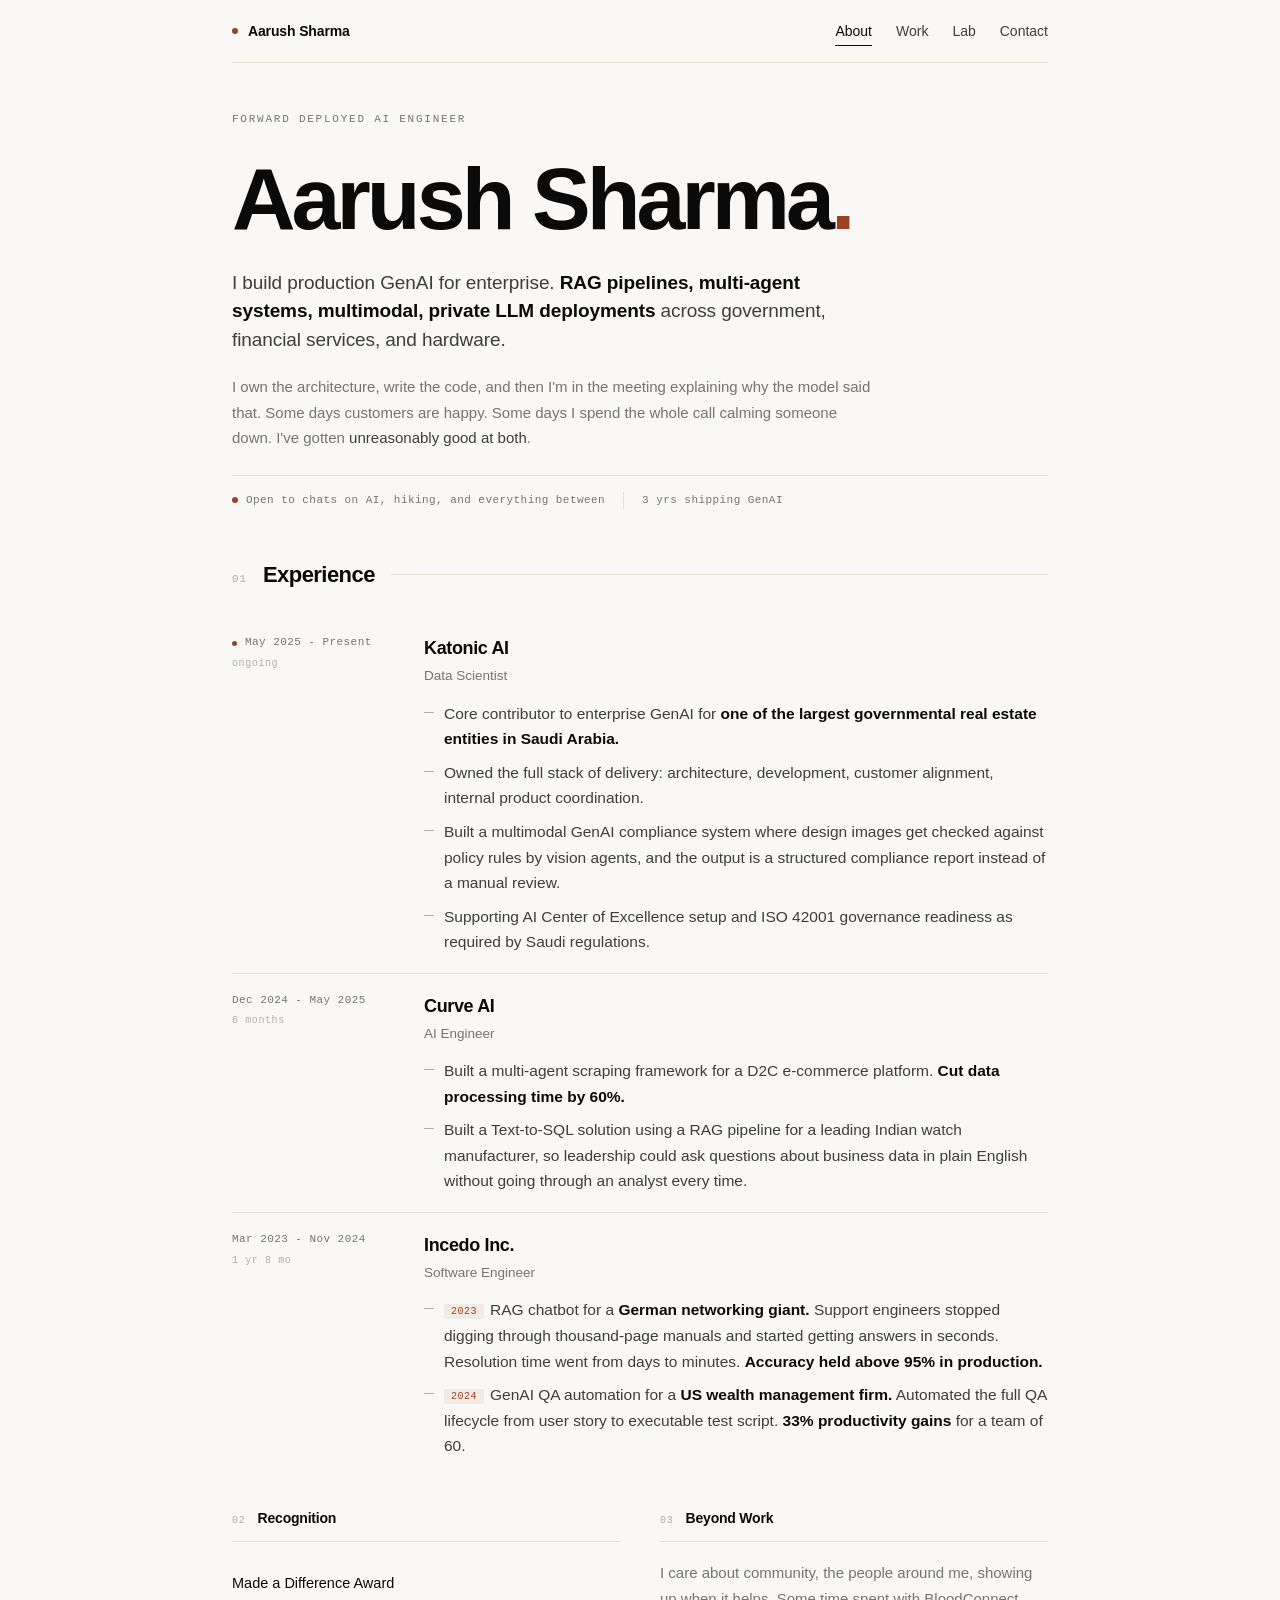
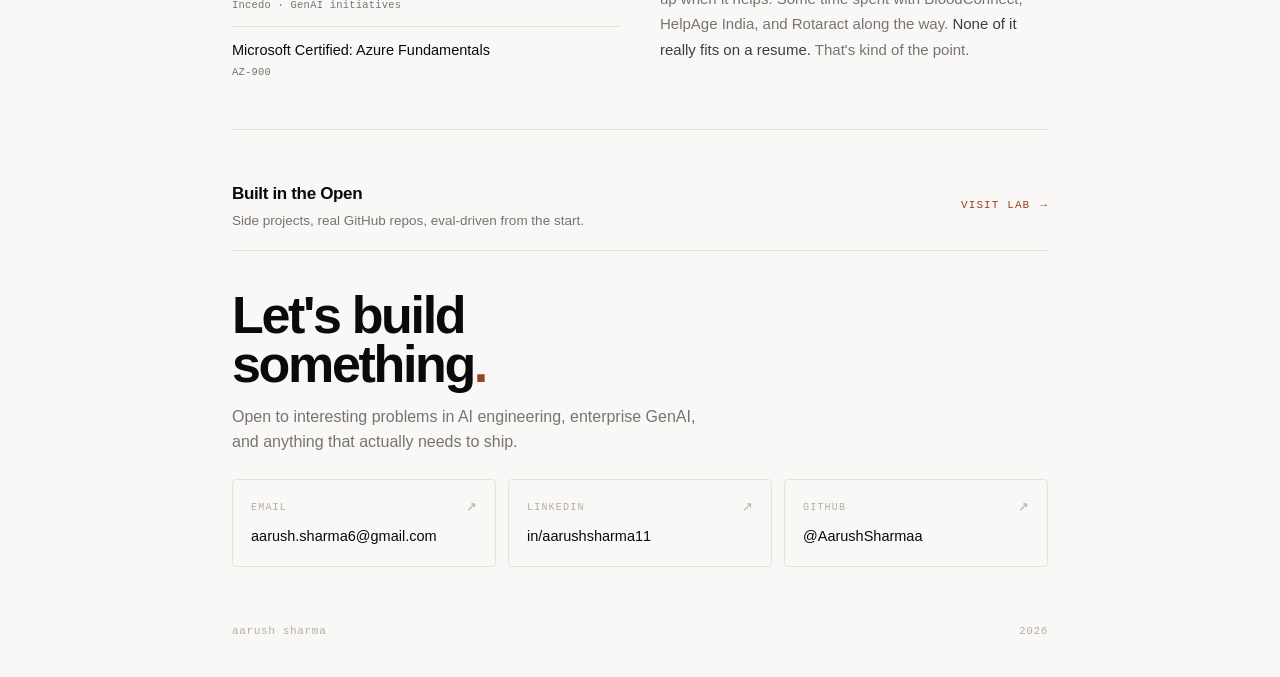
<file: index.html>
<!DOCTYPE html>
<html lang="en">
<head>
  <meta charset="UTF-8">
  <meta name="viewport" content="width=device-width, initial-scale=1.0">
  <title>Aarush Sharma - AI Engineer</title>
  <link rel="stylesheet" href="styles.css">
  <meta name="description" content="Aarush Sharma. Forward Deployed AI Engineer building production GenAI systems across enterprise clients.">
  <meta property="og:title" content="Aarush Sharma - AI Engineer">
  <meta property="og:description" content="I build GenAI systems that actually ship. RAG pipelines, multi-agent architectures, multimodal AI, and private LLM deployments across enterprise and government clients.">
  <meta property="og:type" content="website">
  <meta property="og:url" content="https://aarushsharmaa.github.io/aarush-sharma/">
  <meta name="twitter:card" content="summary">
  <meta name="twitter:title" content="Aarush Sharma - AI Engineer">
  <meta name="twitter:description" content="I build GenAI systems that actually ship. RAG pipelines, multi-agent architectures, multimodal AI, and private LLM deployments across enterprise and government clients.">
</head>
<body>

<div class="container">

  <nav class="nav">
    <a href="index.html" class="nav-brand">Aarush Sharma</a>
    <ul>
      <li><a href="index.html" class="nav-link active">About</a></li>
      <li><a href="work.html" class="nav-link">Work</a></li>
      <li><a href="projects.html" class="nav-link">Lab</a></li>
      <li><a href="#contact" class="nav-link">Contact</a></li>
    </ul>
  </nav>

  <section class="hero">
    <div class="eyebrow">Forward Deployed AI Engineer</div>
    <h1>Aarush Sharma<span class="dot">.</span></h1>
    <div class="hero-body-grid">
      <p class="hero-lead">I build production GenAI for enterprise. <strong>RAG pipelines, multi-agent systems, multimodal, private LLM deployments</strong> across government, financial services, and hardware.</p>
      <p class="hero-sub">I own the architecture, write the code, and then I'm in the meeting explaining why the model said that. Some days customers are happy. Some days I spend the whole call calming someone down. I've gotten <strong>unreasonably good at both</strong>.</p>
    </div>
    <div class="meta-strip">
      <span class="item"><span class="dot-live"></span>Open to chats on AI, hiking, and everything between</span>
      <span class="item">3 yrs shipping GenAI</span>
    </div>
  </section>

  <section class="section">
    <div class="section-head">
      <span class="section-num">01</span>
      <span class="section-title">Experience</span>
      <span class="section-rule"></span>
    </div>

    <div class="exp-item">
      <div class="exp-meta">
        <span class="exp-date"><span class="dot-live"></span>May 2025 - Present</span>
        <span class="exp-elapsed">ongoing</span>
      </div>
      <div class="exp-content">
        <div class="exp-title">Katonic AI</div>
        <div class="exp-role">Data Scientist</div>
        <ul class="bullets">
          <li>Core contributor to enterprise GenAI for <strong>one of the largest governmental real estate entities in Saudi Arabia.</strong></li>
          <li>Owned the full stack of delivery: architecture, development, customer alignment, internal product coordination.</li>
          <li>Built a multimodal GenAI compliance system where design images get checked against policy rules by vision agents, and the output is a structured compliance report instead of a manual review.</li>
          <li>Supporting AI Center of Excellence setup and ISO 42001 governance readiness as required by Saudi regulations.</li>
        </ul>
      </div>
    </div>

    <div class="exp-item">
      <div class="exp-meta">
        <span class="exp-date">Dec 2024 - May 2025</span>
        <span class="exp-elapsed">6 months</span>
      </div>
      <div class="exp-content">
        <div class="exp-title">Curve AI</div>
        <div class="exp-role">AI Engineer</div>
        <ul class="bullets">
          <li>Built a multi-agent scraping framework for a D2C e-commerce platform. <strong>Cut data processing time by 60%.</strong></li>
          <li>Built a Text-to-SQL solution using a RAG pipeline for a leading Indian watch manufacturer, so leadership could ask questions about business data in plain English without going through an analyst every time.</li>
        </ul>
      </div>
    </div>

    <div class="exp-item">
      <div class="exp-meta">
        <span class="exp-date">Mar 2023 - Nov 2024</span>
        <span class="exp-elapsed">1 yr 8 mo</span>
      </div>
      <div class="exp-content">
        <div class="exp-title">Incedo Inc.</div>
        <div class="exp-role">Software Engineer</div>
        <ul class="bullets">
          <li><span class="yr">2023</span>RAG chatbot for a <strong>German networking giant.</strong> Support engineers stopped digging through thousand-page manuals and started getting answers in seconds. Resolution time went from days to minutes. <strong>Accuracy held above 95% in production.</strong></li>
          <li><span class="yr">2024</span>GenAI QA automation for a <strong>US wealth management firm.</strong> Automated the full QA lifecycle from user story to executable test script. <strong>33% productivity gains</strong> for a team of 60.</li>
        </ul>
      </div>
    </div>
  </section>

  <section class="split">
    <div class="split-col">
      <div class="sub-head">
        <span class="sub-num">02</span>
        <span class="sub-title">Recognition</span>
      </div>
      <div class="rec-line">
        <span class="rec-name">Made a Difference Award</span>
        <span class="rec-note">Incedo · GenAI initiatives</span>
      </div>
      <div class="rec-line">
        <span class="rec-name">Microsoft Certified: Azure Fundamentals</span>
        <span class="rec-note">AZ-900</span>
      </div>
    </div>
    <div class="split-col">
      <div class="sub-head">
        <span class="sub-num">03</span>
        <span class="sub-title">Beyond Work</span>
      </div>
      <p class="beyond">I care about community, the people around me, showing up when it helps. Some time spent with BloodConnect, HelpAge India, and Rotaract along the way. <strong>None of it really fits on a resume.</strong> That's kind of the point.</p>
    </div>
  </section>

  <div class="outro" id="contact">
    <a href="projects.html" class="lab-row">
      <div class="lab-row-text">
        <h3>Built in the Open</h3>
        <p>Side projects, real GitHub repos, eval-driven from the start.</p>
      </div>
      <span class="lab-row-cta">Visit Lab <span class="arrow">→</span></span>
    </a>

    <section class="contact">
      <h2>Let's build<br>something<span class="dot">.</span></h2>
      <p class="contact-sub">Open to interesting problems in AI engineering, enterprise GenAI, and anything that actually needs to ship.</p>
      <div class="contact-links">
        <a href="mailto:aarush.sharma6@gmail.com" class="clink">
          <div class="clink-row">
            <span class="clink-label">Email</span>
            <span class="clink-arrow">↗</span>
          </div>
          <span class="clink-value">aarush.sharma6@gmail.com</span>
        </a>
        <a href="https://linkedin.com/in/aarushsharma11" target="_blank" rel="noopener" class="clink">
          <div class="clink-row">
            <span class="clink-label">LinkedIn</span>
            <span class="clink-arrow">↗</span>
          </div>
          <span class="clink-value">in/aarushsharma11</span>
        </a>
        <a href="https://github.com/AarushSharmaa" target="_blank" rel="noopener" class="clink">
          <div class="clink-row">
            <span class="clink-label">GitHub</span>
            <span class="clink-arrow">↗</span>
          </div>
          <span class="clink-value">@AarushSharmaa</span>
        </a>
      </div>
    </section>
  </div>

  <footer class="footer">
    <span>aarush sharma</span>
    <span>2026</span>
  </footer>

</div>

</body>
</html>
</file>
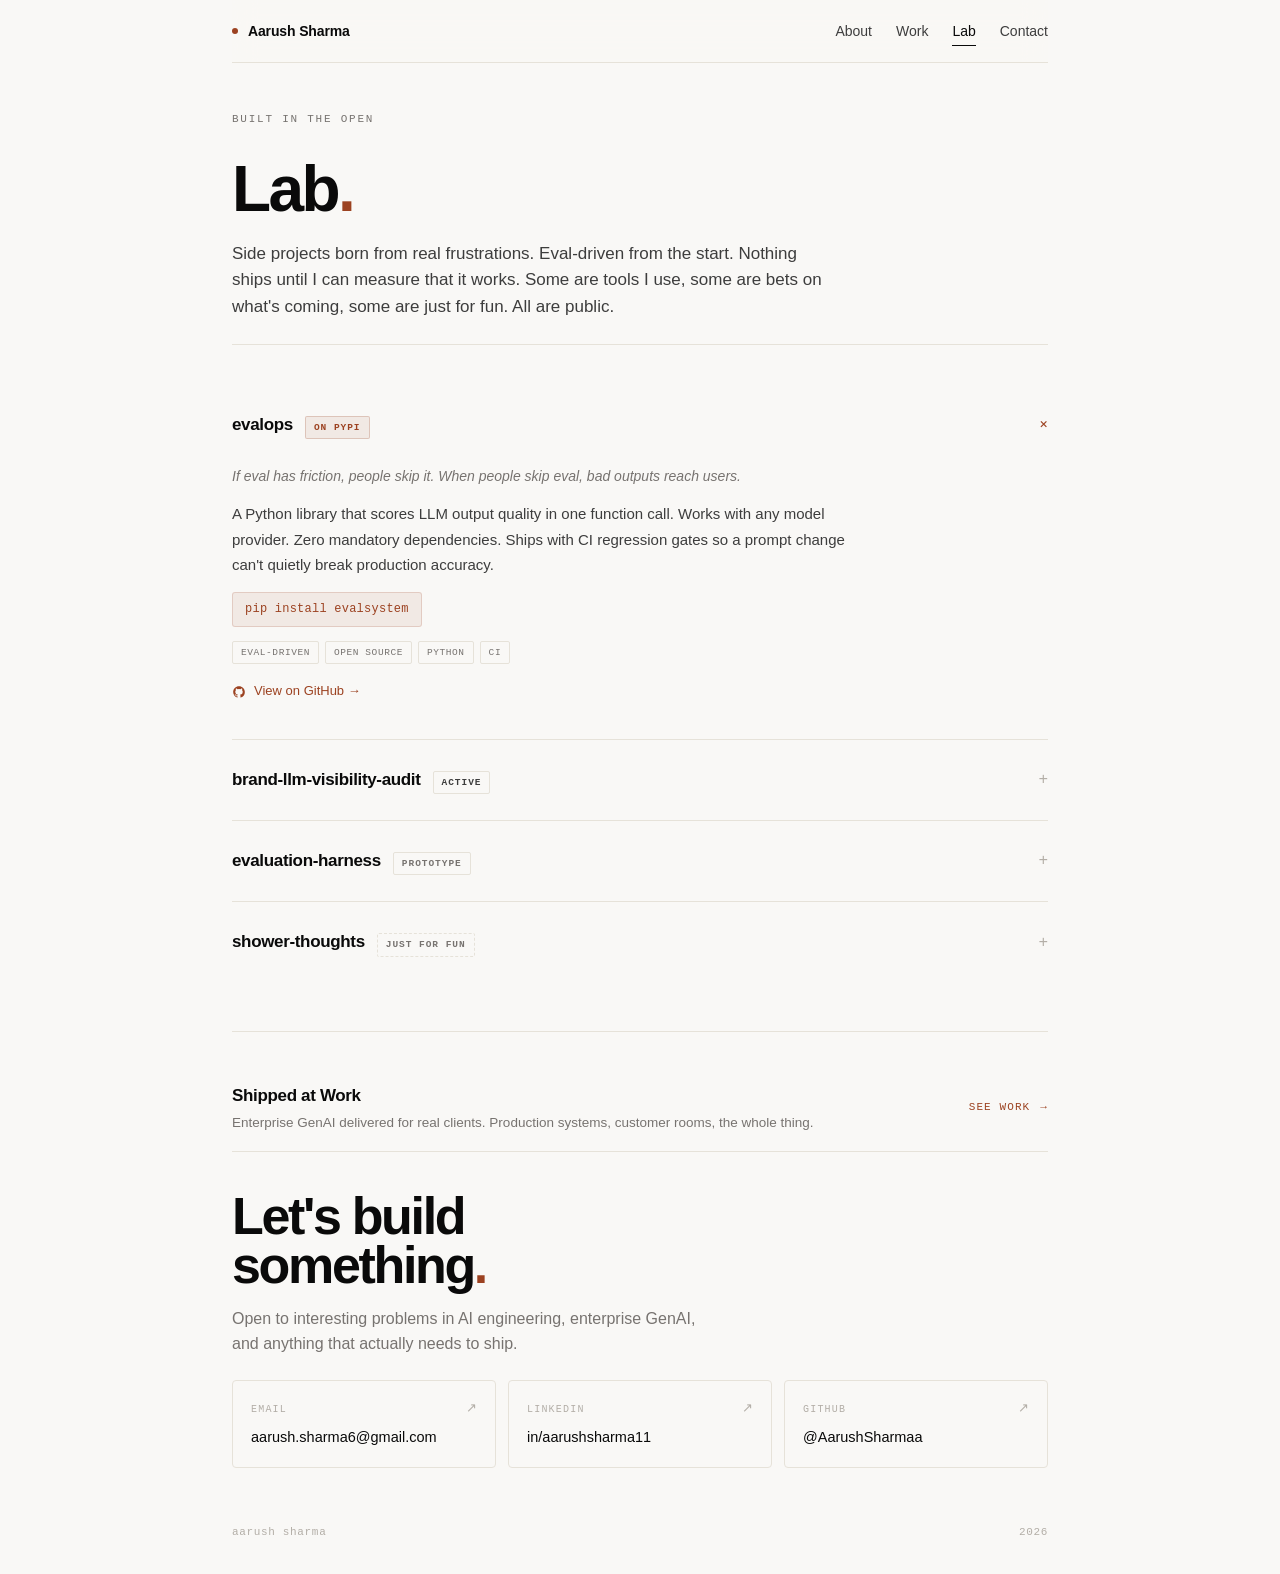
<file: projects.html>
<!DOCTYPE html>
<html lang="en">
<head>
  <meta charset="UTF-8">
  <meta name="viewport" content="width=device-width, initial-scale=1.0">
  <title>Lab - Aarush Sharma</title>
  <link rel="stylesheet" href="styles.css">
  <meta name="description" content="Side projects by Aarush Sharma. Open-source tools, eval frameworks, and experiments built in public.">
  <meta property="og:title" content="Lab - Aarush Sharma">
  <meta property="og:description" content="Side projects born from real frustrations. Eval-driven from the start, real GitHub repos.">
  <meta property="og:type" content="website">
  <meta property="og:url" content="https://aarushsharmaa.github.io/aarush-sharma/projects.html">
  <meta name="twitter:card" content="summary">
  <meta name="twitter:title" content="Lab - Aarush Sharma">
  <meta name="twitter:description" content="Side projects born from real frustrations. Eval-driven from the start, real GitHub repos.">
</head>
<body>

<div class="container">

  <nav class="nav">
    <a href="index.html" class="nav-brand">Aarush Sharma</a>
    <ul>
      <li><a href="index.html" class="nav-link">About</a></li>
      <li><a href="work.html" class="nav-link">Work</a></li>
      <li><a href="projects.html" class="nav-link active">Lab</a></li>
      <li><a href="#contact" class="nav-link">Contact</a></li>
    </ul>
  </nav>

  <header class="page-header">
    <div class="eyebrow">Built in the Open</div>
    <h1>Lab<span class="dot">.</span></h1>
    <p>Side projects born from real frustrations. Eval-driven from the start. Nothing ships until I can measure that it works. Some are tools I use, some are bets on what's coming, some are just for fun. All are public.</p>
  </header>

  <section class="section">

    <details class="proj-card" open>
      <summary>
        <div class="proj-card-left">
          <span class="proj-name">evalops</span>
          <span class="proj-badge pypi">on pypi</span>
        </div>
        <span class="proj-toggle">+</span>
      </summary>
      <div class="proj-card-body">
        <p class="proj-thesis">If eval has friction, people skip it. When people skip eval, bad outputs reach users.</p>
        <p class="proj-body">A Python library that scores LLM output quality in one function call. Works with any model provider. Zero mandatory dependencies. Ships with CI regression gates so a prompt change can't quietly break production accuracy.</p>
        <div class="proj-install">pip install evalsystem</div>
        <div class="proj-tags">
          <span class="ptag">eval-driven</span>
          <span class="ptag">open source</span>
          <span class="ptag">python</span>
          <span class="ptag">CI</span>
        </div>
        <a href="https://github.com/AarushSharmaa/evalops" target="_blank" rel="noopener" class="proj-gh">
          <svg viewBox="0 0 24 24" fill="currentColor"><path d="M12 2C6.477 2 2 6.484 2 12.017c0 4.425 2.865 8.18 6.839 9.504.5.092.682-.217.682-.483 0-.237-.008-.868-.013-1.703-2.782.605-3.369-1.343-3.369-1.343-.454-1.158-1.11-1.466-1.11-1.466-.908-.62.069-.608.069-.608 1.003.07 1.531 1.032 1.531 1.032.892 1.53 2.341 1.088 2.91.832.092-.647.35-1.088.636-1.338-2.22-.253-4.555-1.113-4.555-4.951 0-1.093.39-1.988 1.029-2.688-.103-.253-.446-1.272.098-2.65 0 0 .84-.27 2.75 1.026A9.564 9.564 0 0 1 12 6.844a9.59 9.59 0 0 1 2.504.337c1.909-1.296 2.747-1.027 2.747-1.027.546 1.379.202 2.398.1 2.651.64.7 1.028 1.595 1.028 2.688 0 3.848-2.339 4.695-4.566 4.943.359.309.678.92.678 1.855 0 1.338-.012 2.419-.012 2.747 0 .268.18.58.688.482A10.02 10.02 0 0 0 22 12.017C22 6.484 17.522 2 12 2z"/></svg>
          View on GitHub →
        </a>
      </div>
    </details>

    <details class="proj-card">
      <summary>
        <div class="proj-card-left">
          <span class="proj-name">brand-llm-visibility-audit</span>
          <span class="proj-badge active">active</span>
        </div>
        <span class="proj-toggle">+</span>
      </summary>
      <div class="proj-card-body">
        <p class="proj-thesis">AI models are becoming the first stop for purchase decisions. No established playbook exists for optimizing brand presence in LLM responses.</p>
        <p class="proj-body">When someone asks ChatGPT "best CRM?", most companies have no idea what comes back. This runs a <strong>4-stage agentic pipeline</strong> across multiple AI models: audit current visibility, send a probe agent to dig into gaps, run cross-model diagnosis, then output a concrete GEO playbook with prioritized actions.</p>
        <div class="proj-tags">
          <span class="ptag">agentic</span>
          <span class="ptag">open source</span>
          <span class="ptag">219 unit tests</span>
          <span class="ptag">multi-model</span>
        </div>
        <a href="https://github.com/AarushSharmaa/brand-llm-visibility-audit" target="_blank" rel="noopener" class="proj-gh">
          <svg viewBox="0 0 24 24" fill="currentColor"><path d="M12 2C6.477 2 2 6.484 2 12.017c0 4.425 2.865 8.18 6.839 9.504.5.092.682-.217.682-.483 0-.237-.008-.868-.013-1.703-2.782.605-3.369-1.343-3.369-1.343-.454-1.158-1.11-1.466-1.11-1.466-.908-.62.069-.608.069-.608 1.003.07 1.531 1.032 1.531 1.032.892 1.53 2.341 1.088 2.91.832.092-.647.35-1.088.636-1.338-2.22-.253-4.555-1.113-4.555-4.951 0-1.093.39-1.988 1.029-2.688-.103-.253-.446-1.272.098-2.65 0 0 .84-.27 2.75 1.026A9.564 9.564 0 0 1 12 6.844a9.59 9.59 0 0 1 2.504.337c1.909-1.296 2.747-1.027 2.747-1.027.546 1.379.202 2.398.1 2.651.64.7 1.028 1.595 1.028 2.688 0 3.848-2.339 4.695-4.566 4.943.359.309.678.92.678 1.855 0 1.338-.012 2.419-.012 2.747 0 .268.18.58.688.482A10.02 10.02 0 0 0 22 12.017C22 6.484 17.522 2 12 2z"/></svg>
          View on GitHub →
        </a>
      </div>
    </details>

    <details class="proj-card">
      <summary>
        <div class="proj-card-left">
          <span class="proj-name">evaluation-harness</span>
          <span class="proj-badge proto">prototype</span>
        </div>
        <span class="proj-toggle">+</span>
      </summary>
      <div class="proj-card-body">
        <p class="proj-thesis">Eval before you build. Know if the problem is solvable with your current approach before spending cycles iterating.</p>
        <p class="proj-body">A prompt evaluation harness for VLM-based extraction on freight documents. Compares three strategies (naive, structured, few-shot) against ground truth and classifies every failure: is it layout ambiguity, format variance, scan quality, or something a better prompt can actually fix? The taxonomy tells teams what to iterate on and what to stop wasting time on.</p>
        <div class="proj-tags">
          <span class="ptag">eval-driven</span>
          <span class="ptag">multimodal</span>
          <span class="ptag">open source</span>
          <span class="ptag">3 prompt strategies</span>
        </div>
        <a href="https://github.com/AarushSharmaa/evaluation-harness" target="_blank" rel="noopener" class="proj-gh">
          <svg viewBox="0 0 24 24" fill="currentColor"><path d="M12 2C6.477 2 2 6.484 2 12.017c0 4.425 2.865 8.18 6.839 9.504.5.092.682-.217.682-.483 0-.237-.008-.868-.013-1.703-2.782.605-3.369-1.343-3.369-1.343-.454-1.158-1.11-1.466-1.11-1.466-.908-.62.069-.608.069-.608 1.003.07 1.531 1.032 1.531 1.032.892 1.53 2.341 1.088 2.91.832.092-.647.35-1.088.636-1.338-2.22-.253-4.555-1.113-4.555-4.951 0-1.093.39-1.988 1.029-2.688-.103-.253-.446-1.272.098-2.65 0 0 .84-.27 2.75 1.026A9.564 9.564 0 0 1 12 6.844a9.59 9.59 0 0 1 2.504.337c1.909-1.296 2.747-1.027 2.747-1.027.546 1.379.202 2.398.1 2.651.64.7 1.028 1.595 1.028 2.688 0 3.848-2.339 4.695-4.566 4.943.359.309.678.92.678 1.855 0 1.338-.012 2.419-.012 2.747 0 .268.18.58.688.482A10.02 10.02 0 0 0 22 12.017C22 6.484 17.522 2 12 2z"/></svg>
          View on GitHub →
        </a>
      </div>
    </details>

    <details class="proj-card">
      <summary>
        <div class="proj-card-left">
          <span class="proj-name">shower-thoughts</span>
          <span class="proj-badge fun">just for fun</span>
        </div>
        <span class="proj-toggle">+</span>
      </summary>
      <div class="proj-card-body">
        <p class="proj-thesis">You learn agent patterns better when the stakes are low and the feedback loop is fast.</p>
        <p class="proj-body">Type a shower thought. Four AI agents debate it: an Optimist argues why you're brilliant, a Cynic finds the fatal flaw, a Researcher searches the web for prior art, and a Judge delivers the verdict. Built to explore multi-agent orchestration, role-based personas, and tool use in a context where experimentation is the point.</p>
        <div class="proj-tags">
          <span class="ptag">multi-agent</span>
          <span class="ptag">crewai</span>
          <span class="ptag">streamlit</span>
          <span class="ptag">open source</span>
        </div>
        <a href="https://github.com/AarushSharmaa/shower-thoughts" target="_blank" rel="noopener" class="proj-gh">
          <svg viewBox="0 0 24 24" fill="currentColor"><path d="M12 2C6.477 2 2 6.484 2 12.017c0 4.425 2.865 8.18 6.839 9.504.5.092.682-.217.682-.483 0-.237-.008-.868-.013-1.703-2.782.605-3.369-1.343-3.369-1.343-.454-1.158-1.11-1.466-1.11-1.466-.908-.62.069-.608.069-.608 1.003.07 1.531 1.032 1.531 1.032.892 1.53 2.341 1.088 2.91.832.092-.647.35-1.088.636-1.338-2.22-.253-4.555-1.113-4.555-4.951 0-1.093.39-1.988 1.029-2.688-.103-.253-.446-1.272.098-2.65 0 0 .84-.27 2.75 1.026A9.564 9.564 0 0 1 12 6.844a9.59 9.59 0 0 1 2.504.337c1.909-1.296 2.747-1.027 2.747-1.027.546 1.379.202 2.398.1 2.651.64.7 1.028 1.595 1.028 2.688 0 3.848-2.339 4.695-4.566 4.943.359.309.678.92.678 1.855 0 1.338-.012 2.419-.012 2.747 0 .268.18.58.688.482A10.02 10.02 0 0 0 22 12.017C22 6.484 17.522 2 12 2z"/></svg>
          View on GitHub →
        </a>
      </div>
    </details>

  </section>

  <div class="outro" id="contact">
    <a href="work.html" class="lab-row">
      <div class="lab-row-text">
        <h3>Shipped at Work</h3>
        <p>Enterprise GenAI delivered for real clients. Production systems, customer rooms, the whole thing.</p>
      </div>
      <span class="lab-row-cta">See Work <span class="arrow">→</span></span>
    </a>

    <section class="contact">
      <h2>Let's build<br>something<span class="dot">.</span></h2>
      <p class="contact-sub">Open to interesting problems in AI engineering, enterprise GenAI, and anything that actually needs to ship.</p>
      <div class="contact-links">
        <a href="mailto:aarush.sharma6@gmail.com" class="clink">
          <div class="clink-row">
            <span class="clink-label">Email</span>
            <span class="clink-arrow">↗</span>
          </div>
          <span class="clink-value">aarush.sharma6@gmail.com</span>
        </a>
        <a href="https://linkedin.com/in/aarushsharma11" target="_blank" rel="noopener" class="clink">
          <div class="clink-row">
            <span class="clink-label">LinkedIn</span>
            <span class="clink-arrow">↗</span>
          </div>
          <span class="clink-value">in/aarushsharma11</span>
        </a>
        <a href="https://github.com/AarushSharmaa" target="_blank" rel="noopener" class="clink">
          <div class="clink-row">
            <span class="clink-label">GitHub</span>
            <span class="clink-arrow">↗</span>
          </div>
          <span class="clink-value">@AarushSharmaa</span>
        </a>
      </div>
    </section>
  </div>

  <footer class="footer">
    <span>aarush sharma</span>
    <span>2026</span>
  </footer>

</div>

</body>
</html>
</file>
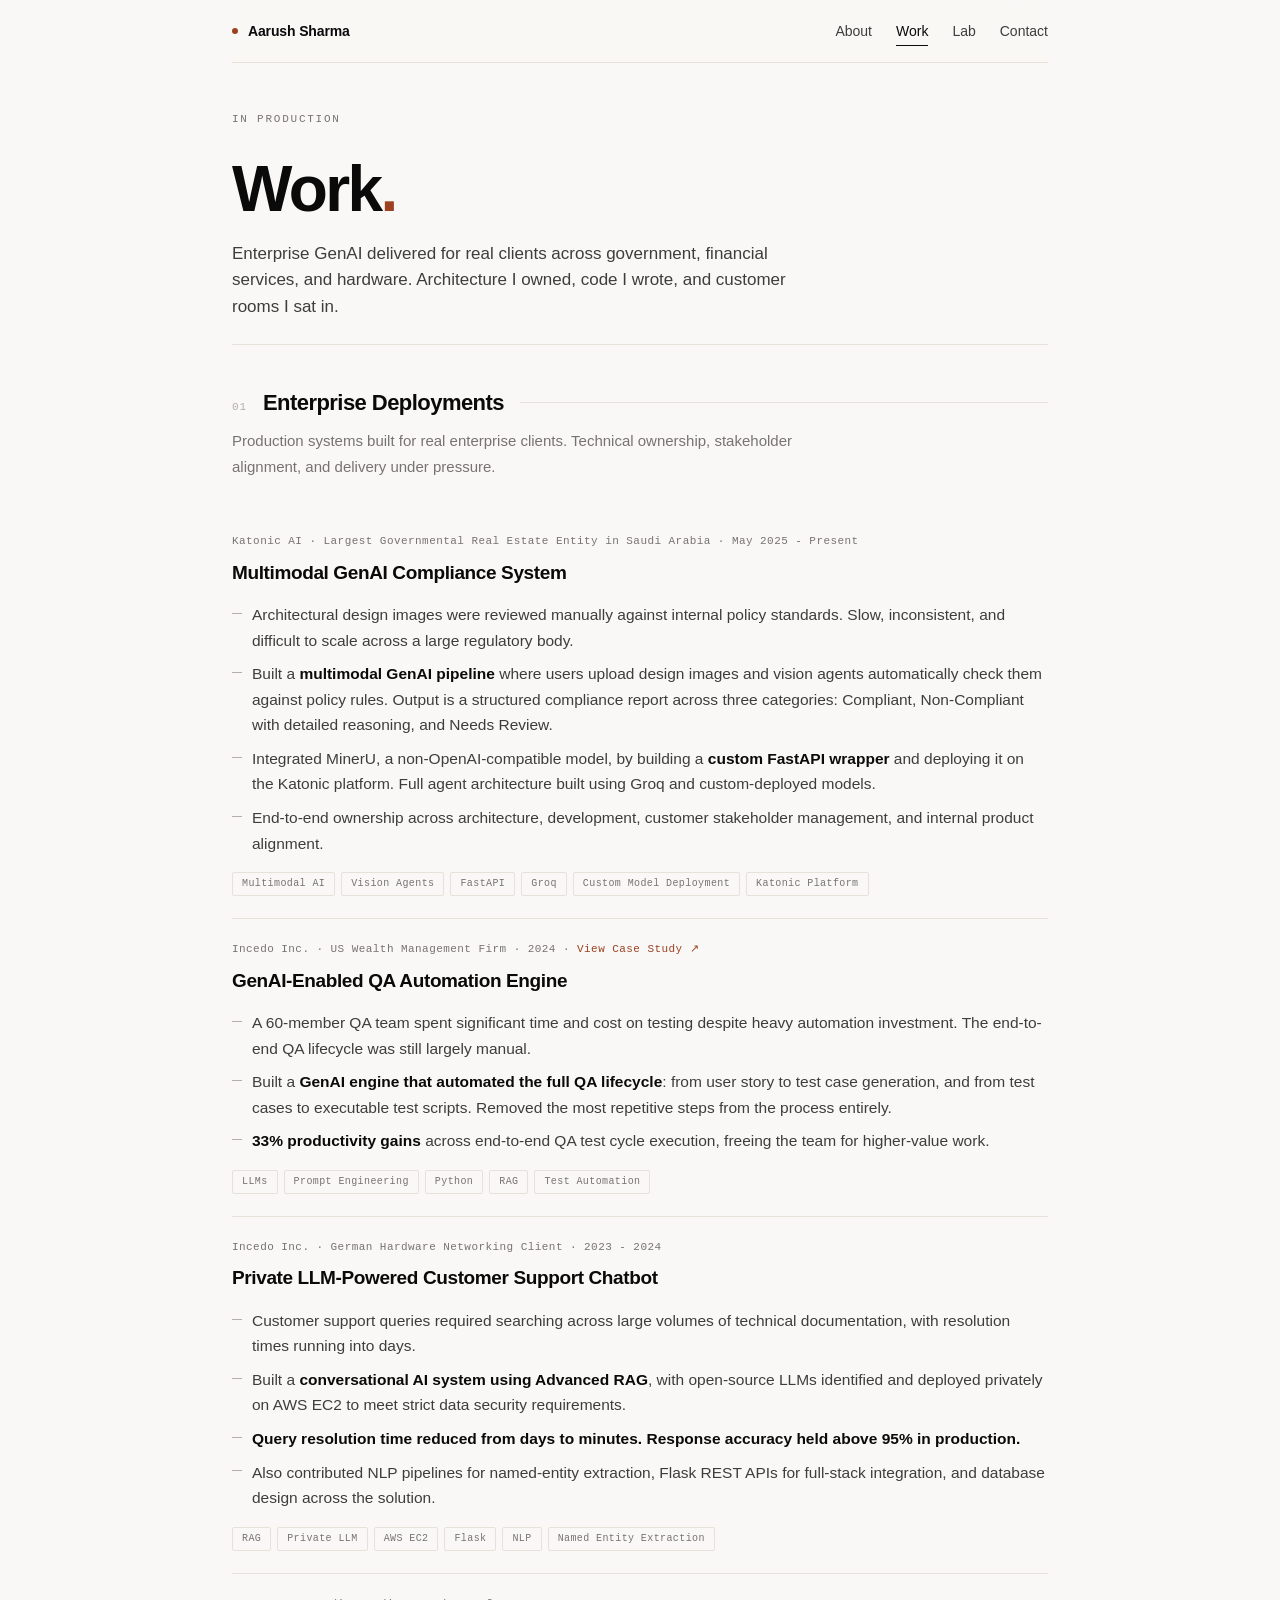
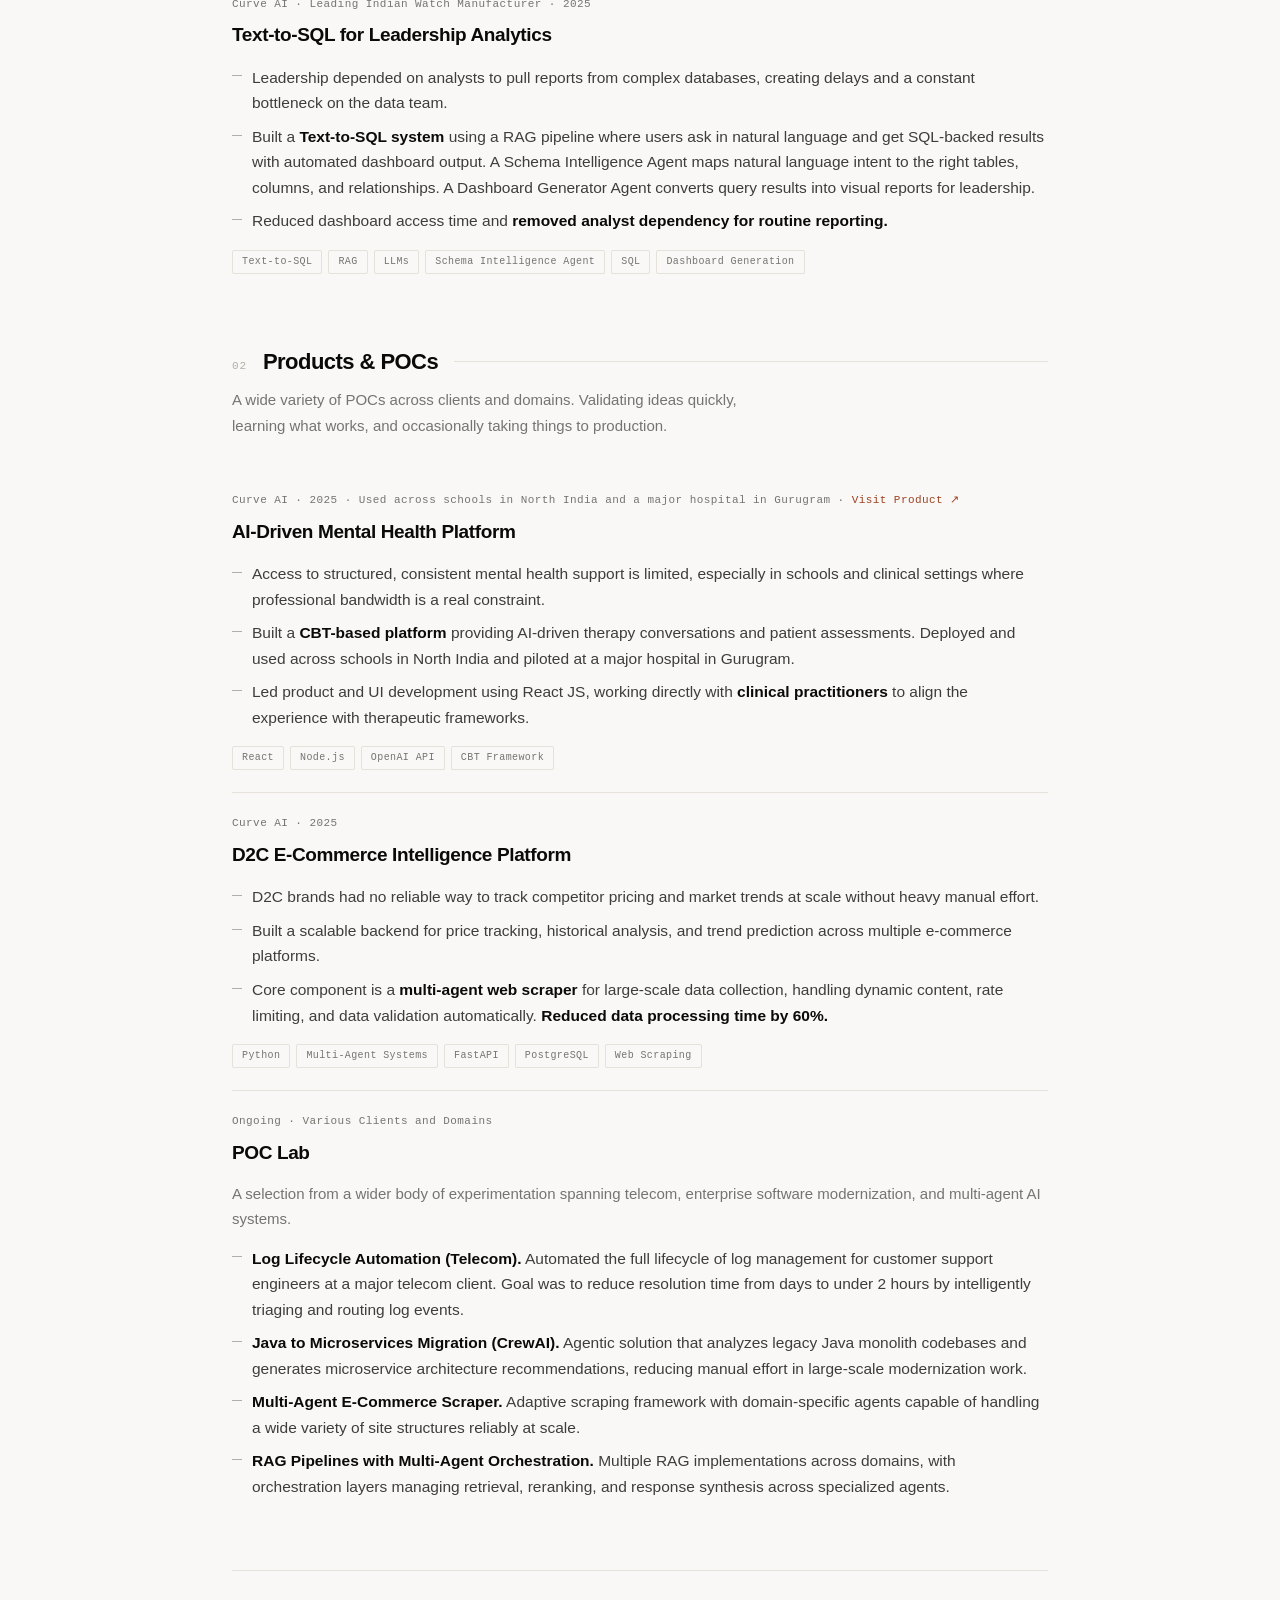
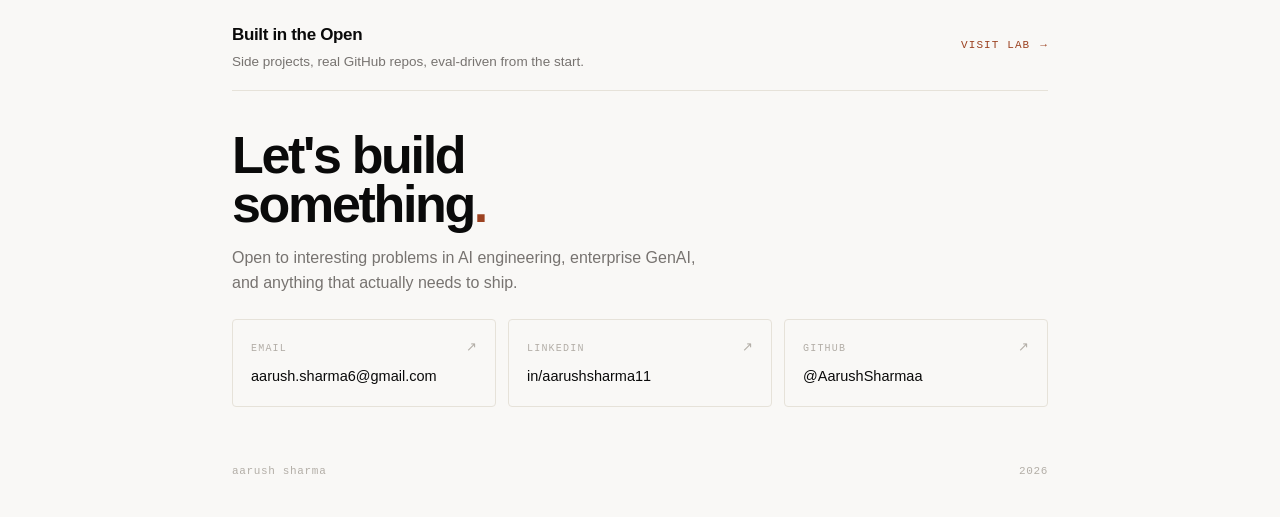
<file: work.html>
<!DOCTYPE html>
<html lang="en">
<head>
  <meta charset="UTF-8">
  <meta name="viewport" content="width=device-width, initial-scale=1.0">
  <title>Work - Aarush Sharma</title>
  <link rel="stylesheet" href="styles.css">
  <meta name="description" content="Work by Aarush Sharma. Enterprise GenAI deployments, AI products, and applied research for real clients.">
  <meta property="og:title" content="Work - Aarush Sharma">
  <meta property="og:description" content="Enterprise GenAI deployments, AI products, and POCs. Production systems built for real clients across financial services and government.">
  <meta property="og:type" content="website">
  <meta property="og:url" content="https://aarushsharmaa.github.io/aarush-sharma/work.html">
  <meta name="twitter:card" content="summary">
  <meta name="twitter:title" content="Work - Aarush Sharma">
  <meta name="twitter:description" content="Enterprise GenAI deployments, AI products, and POCs. Production systems built for real clients across financial services and government.">
</head>
<body>

<div class="container">

  <nav class="nav">
    <a href="index.html" class="nav-brand">Aarush Sharma</a>
    <ul>
      <li><a href="index.html" class="nav-link">About</a></li>
      <li><a href="work.html" class="nav-link active">Work</a></li>
      <li><a href="projects.html" class="nav-link">Lab</a></li>
      <li><a href="#contact" class="nav-link">Contact</a></li>
    </ul>
  </nav>

  <header class="page-header">
    <div class="eyebrow">In Production</div>
    <h1>Work<span class="dot">.</span></h1>
    <p>Enterprise GenAI delivered for real clients across government, financial services, and hardware. Architecture I owned, code I wrote, and customer rooms I sat in.</p>
  </header>

  <section class="section">
    <div class="section-head">
      <span class="section-num">01</span>
      <span class="section-title">Enterprise Deployments</span>
      <span class="section-rule"></span>
    </div>
    <p class="section-intro">Production systems built for real enterprise clients. Technical ownership, stakeholder alignment, and delivery under pressure.</p>

    <div class="project">
      <div class="project-meta">Katonic AI · Largest Governmental Real Estate Entity in Saudi Arabia · May 2025 - Present</div>
      <h3>Multimodal GenAI Compliance System</h3>
      <ul class="project-points">
        <li>Architectural design images were reviewed manually against internal policy standards. Slow, inconsistent, and difficult to scale across a large regulatory body.</li>
        <li>Built a <strong>multimodal GenAI pipeline</strong> where users upload design images and vision agents automatically check them against policy rules. Output is a structured compliance report across three categories: Compliant, Non-Compliant with detailed reasoning, and Needs Review.</li>
        <li>Integrated MinerU, a non-OpenAI-compatible model, by building a <strong>custom FastAPI wrapper</strong> and deploying it on the Katonic platform. Full agent architecture built using Groq and custom-deployed models.</li>
        <li>End-to-end ownership across architecture, development, customer stakeholder management, and internal product alignment.</li>
      </ul>
      <div class="tech-stack">
        <span class="tech">Multimodal AI</span>
        <span class="tech">Vision Agents</span>
        <span class="tech">FastAPI</span>
        <span class="tech">Groq</span>
        <span class="tech">Custom Model Deployment</span>
        <span class="tech">Katonic Platform</span>
      </div>
    </div>

    <div class="project">
      <div class="project-meta">Incedo Inc. · US Wealth Management Firm · 2024 · <a href="https://www.incedoinc.com/case-studies/gen-ai-enabled-qa-testing-solution-for-a-leading-us-wealth-management-firm/" target="_blank" rel="noopener" class="proof-link">View Case Study ↗</a></div>
      <h3>GenAI-Enabled QA Automation Engine</h3>
      <ul class="project-points">
        <li>A 60-member QA team spent significant time and cost on testing despite heavy automation investment. The end-to-end QA lifecycle was still largely manual.</li>
        <li>Built a <strong>GenAI engine that automated the full QA lifecycle</strong>: from user story to test case generation, and from test cases to executable test scripts. Removed the most repetitive steps from the process entirely.</li>
        <li><strong>33% productivity gains</strong> across end-to-end QA test cycle execution, freeing the team for higher-value work.</li>
      </ul>
      <div class="tech-stack">
        <span class="tech">LLMs</span>
        <span class="tech">Prompt Engineering</span>
        <span class="tech">Python</span>
        <span class="tech">RAG</span>
        <span class="tech">Test Automation</span>
      </div>
    </div>

    <div class="project">
      <div class="project-meta">Incedo Inc. · German Hardware Networking Client · 2023 - 2024</div>
      <h3>Private LLM-Powered Customer Support Chatbot</h3>
      <ul class="project-points">
        <li>Customer support queries required searching across large volumes of technical documentation, with resolution times running into days.</li>
        <li>Built a <strong>conversational AI system using Advanced RAG</strong>, with open-source LLMs identified and deployed privately on AWS EC2 to meet strict data security requirements.</li>
        <li><strong>Query resolution time reduced from days to minutes. Response accuracy held above 95% in production.</strong></li>
        <li>Also contributed NLP pipelines for named-entity extraction, Flask REST APIs for full-stack integration, and database design across the solution.</li>
      </ul>
      <div class="tech-stack">
        <span class="tech">RAG</span>
        <span class="tech">Private LLM</span>
        <span class="tech">AWS EC2</span>
        <span class="tech">Flask</span>
        <span class="tech">NLP</span>
        <span class="tech">Named Entity Extraction</span>
      </div>
    </div>

    <div class="project">
      <div class="project-meta">Curve AI · Leading Indian Watch Manufacturer · 2025</div>
      <h3>Text-to-SQL for Leadership Analytics</h3>
      <ul class="project-points">
        <li>Leadership depended on analysts to pull reports from complex databases, creating delays and a constant bottleneck on the data team.</li>
        <li>Built a <strong>Text-to-SQL system</strong> using a RAG pipeline where users ask in natural language and get SQL-backed results with automated dashboard output. A Schema Intelligence Agent maps natural language intent to the right tables, columns, and relationships. A Dashboard Generator Agent converts query results into visual reports for leadership.</li>
        <li>Reduced dashboard access time and <strong>removed analyst dependency for routine reporting.</strong></li>
      </ul>
      <div class="tech-stack">
        <span class="tech">Text-to-SQL</span>
        <span class="tech">RAG</span>
        <span class="tech">LLMs</span>
        <span class="tech">Schema Intelligence Agent</span>
        <span class="tech">SQL</span>
        <span class="tech">Dashboard Generation</span>
      </div>
    </div>
  </section>

  <section class="section">
    <div class="section-head">
      <span class="section-num">02</span>
      <span class="section-title">Products &amp; POCs</span>
      <span class="section-rule"></span>
    </div>
    <p class="section-intro">A wide variety of POCs across clients and domains. Validating ideas quickly, learning what works, and occasionally taking things to production.</p>

    <div class="project">
      <div class="project-meta">Curve AI · 2025 · Used across schools in North India and a major hospital in Gurugram · <a href="https://www.bharatayush.ai/" target="_blank" rel="noopener" class="proof-link">Visit Product ↗</a></div>
      <h3>AI-Driven Mental Health Platform</h3>
      <ul class="project-points">
        <li>Access to structured, consistent mental health support is limited, especially in schools and clinical settings where professional bandwidth is a real constraint.</li>
        <li>Built a <strong>CBT-based platform</strong> providing AI-driven therapy conversations and patient assessments. Deployed and used across schools in North India and piloted at a major hospital in Gurugram.</li>
        <li>Led product and UI development using React JS, working directly with <strong>clinical practitioners</strong> to align the experience with therapeutic frameworks.</li>
      </ul>
      <div class="tech-stack">
        <span class="tech">React</span>
        <span class="tech">Node.js</span>
        <span class="tech">OpenAI API</span>
        <span class="tech">CBT Framework</span>
      </div>
    </div>

    <div class="project">
      <div class="project-meta">Curve AI · 2025</div>
      <h3>D2C E-Commerce Intelligence Platform</h3>
      <ul class="project-points">
        <li>D2C brands had no reliable way to track competitor pricing and market trends at scale without heavy manual effort.</li>
        <li>Built a scalable backend for price tracking, historical analysis, and trend prediction across multiple e-commerce platforms.</li>
        <li>Core component is a <strong>multi-agent web scraper</strong> for large-scale data collection, handling dynamic content, rate limiting, and data validation automatically. <strong>Reduced data processing time by 60%.</strong></li>
      </ul>
      <div class="tech-stack">
        <span class="tech">Python</span>
        <span class="tech">Multi-Agent Systems</span>
        <span class="tech">FastAPI</span>
        <span class="tech">PostgreSQL</span>
        <span class="tech">Web Scraping</span>
      </div>
    </div>

    <div class="project">
      <div class="project-meta">Ongoing · Various Clients and Domains</div>
      <h3>POC Lab</h3>
      <p class="poc-intro">A selection from a wider body of experimentation spanning telecom, enterprise software modernization, and multi-agent AI systems.</p>
      <ul class="project-points">
        <li><strong>Log Lifecycle Automation (Telecom).</strong> Automated the full lifecycle of log management for customer support engineers at a major telecom client. Goal was to reduce resolution time from days to under 2 hours by intelligently triaging and routing log events.</li>
        <li><strong>Java to Microservices Migration (CrewAI).</strong> Agentic solution that analyzes legacy Java monolith codebases and generates microservice architecture recommendations, reducing manual effort in large-scale modernization work.</li>
        <li><strong>Multi-Agent E-Commerce Scraper.</strong> Adaptive scraping framework with domain-specific agents capable of handling a wide variety of site structures reliably at scale.</li>
        <li><strong>RAG Pipelines with Multi-Agent Orchestration.</strong> Multiple RAG implementations across domains, with orchestration layers managing retrieval, reranking, and response synthesis across specialized agents.</li>
      </ul>
    </div>
  </section>

  <div class="outro" id="contact">
    <a href="projects.html" class="lab-row">
      <div class="lab-row-text">
        <h3>Built in the Open</h3>
        <p>Side projects, real GitHub repos, eval-driven from the start.</p>
      </div>
      <span class="lab-row-cta">Visit Lab <span class="arrow">→</span></span>
    </a>

    <section class="contact">
      <h2>Let's build<br>something<span class="dot">.</span></h2>
      <p class="contact-sub">Open to interesting problems in AI engineering, enterprise GenAI, and anything that actually needs to ship.</p>
      <div class="contact-links">
        <a href="mailto:aarush.sharma6@gmail.com" class="clink">
          <div class="clink-row">
            <span class="clink-label">Email</span>
            <span class="clink-arrow">↗</span>
          </div>
          <span class="clink-value">aarush.sharma6@gmail.com</span>
        </a>
        <a href="https://linkedin.com/in/aarushsharma11" target="_blank" rel="noopener" class="clink">
          <div class="clink-row">
            <span class="clink-label">LinkedIn</span>
            <span class="clink-arrow">↗</span>
          </div>
          <span class="clink-value">in/aarushsharma11</span>
        </a>
        <a href="https://github.com/AarushSharmaa" target="_blank" rel="noopener" class="clink">
          <div class="clink-row">
            <span class="clink-label">GitHub</span>
            <span class="clink-arrow">↗</span>
          </div>
          <span class="clink-value">@AarushSharmaa</span>
        </a>
      </div>
    </section>
  </div>

  <footer class="footer">
    <span>aarush sharma</span>
    <span>2026</span>
  </footer>

</div>

</body>
</html>
</file>
<file: styles.css>
/* ────────────────────────────────────────
   Aarush Sharma - Portfolio
   Pure HTML + CSS, no JavaScript.
   ──────────────────────────────────────── */

*, *::before, *::after { margin: 0; padding: 0; box-sizing: border-box; }

:root {
  --bg:           #f9f8f6;
  --ink:          #0a0a0a;
  --ink-2:        #3d3d3d;
  --ink-3:        #777370;
  --ink-4:        #b3aea7;
  --hairline:     #e6e2d9;
  --accent:       #9c4221;
  --accent-soft:  rgba(156, 66, 33, 0.08);
  --mono:         'JetBrains Mono', 'SF Mono', 'Fira Code', Consolas, Menlo, monospace;
  --sans:         -apple-system, BlinkMacSystemFont, 'Inter', 'Segoe UI', sans-serif;
}

html { scroll-behavior: smooth; }
body {
  font-family: var(--sans);
  background: var(--bg);
  color: var(--ink);
  -webkit-font-smoothing: antialiased;
  line-height: 1.6;
  font-size: 17px;
  text-rendering: optimizeLegibility;
  overflow-x: hidden;
}
::selection { background: var(--accent); color: var(--bg); }

@keyframes breathe {
  0%, 100% { opacity: 1; transform: scale(1); }
  50%      { opacity: 0.25; transform: scale(0.55); }
}

/* ── Container ── */
.container {
  max-width: 880px;
  margin: 0 auto;
  padding: 0 32px;
}

/* ── Nav ── */
.nav {
  display: flex;
  justify-content: space-between;
  align-items: center;
  padding: 16px 0;
  margin-bottom: 40px;
  position: sticky;
  top: 0;
  background: rgba(249, 248, 246, 0.82);
  backdrop-filter: saturate(180%) blur(12px);
  -webkit-backdrop-filter: saturate(180%) blur(12px);
  z-index: 20;
  border-bottom: 1px solid var(--hairline);
}
.nav-brand {
  font-size: 14px;
  font-weight: 600;
  color: var(--ink);
  text-decoration: none;
  letter-spacing: -0.01em;
  display: inline-flex;
  align-items: center;
  gap: 10px;
}
.nav-brand::before {
  content: '';
  width: 6px; height: 6px;
  border-radius: 50%;
  background: var(--accent);
  animation: breathe 3s ease-in-out infinite;
}
.nav ul { list-style: none; display: flex; gap: 24px; }
.nav-link {
  font-size: 14px;
  color: var(--ink-2);
  text-decoration: none;
  position: relative;
  padding: 4px 0;
  transition: color 220ms ease;
  display: inline-block;
}
.nav-link::after {
  content: '';
  position: absolute;
  left: 0; right: 0; bottom: 0;
  height: 1px;
  background: currentColor;
  transform: scaleX(0);
  transform-origin: left;
  transition: transform 260ms cubic-bezier(.4, 0, .2, 1);
}
.nav-link:hover { color: var(--ink); }
.nav-link:hover::after,
.nav-link.active::after { transform: scaleX(1); }
.nav-link.active { color: var(--ink); }

/* ── Eyebrow ── */
.eyebrow {
  font-family: var(--mono);
  font-size: 11px;
  color: var(--ink-3);
  letter-spacing: 0.16em;
  text-transform: uppercase;
  margin-bottom: 28px;
}

/* ── Hero (index) ── */
.hero {
  padding: 8px 0 0;
  margin-bottom: 48px;
}
.hero h1 {
  font-size: clamp(34px, 10.5vw, 88px);
  font-weight: 600;
  letter-spacing: -0.045em;
  line-height: 0.95;
  color: var(--ink);
  margin-bottom: 28px;
  white-space: nowrap;
}
.hero h1 .dot { color: var(--accent); }

.hero-body-grid {
  display: grid;
  gap: 20px;
  max-width: 640px;
}
.hero-lead {
  font-size: 19px;
  color: var(--ink-2);
  line-height: 1.5;
  letter-spacing: -0.005em;
}
.hero-lead strong { color: var(--ink); font-weight: 600; }
.hero-sub {
  font-size: 15px;
  color: var(--ink-3);
  line-height: 1.7;
}
.hero-sub strong { color: var(--ink-2); font-weight: 500; }

.meta-strip {
  margin-top: 24px;
  display: flex;
  flex-wrap: wrap;
  font-family: var(--mono);
  font-size: 11px;
  color: var(--ink-3);
  letter-spacing: 0.04em;
  padding-top: 16px;
  border-top: 1px solid var(--hairline);
}
.meta-strip .item {
  display: inline-flex;
  align-items: center;
  gap: 8px;
  padding-right: 18px;
  margin-right: 18px;
  border-right: 1px solid var(--hairline);
}
.meta-strip .item:last-child {
  border-right: none;
  padding-right: 0;
  margin-right: 0;
}
.meta-strip .dot-live {
  width: 6px; height: 6px;
  border-radius: 50%;
  background: var(--accent);
  animation: breathe 3s ease-in-out infinite;
}

/* ── Page header (work, projects) ── */
.page-header {
  padding: 8px 0 24px;
  margin-bottom: 40px;
  border-bottom: 1px solid var(--hairline);
}
.page-header h1 {
  font-size: clamp(36px, 6vw, 64px);
  font-weight: 600;
  letter-spacing: -0.04em;
  line-height: 1;
  color: var(--ink);
  margin-bottom: 20px;
}
.page-header h1 .dot { color: var(--accent); }
.page-header p {
  font-size: 17px;
  color: var(--ink-2);
  line-height: 1.55;
  max-width: 600px;
}

/* ── Section system ── */
.section { margin-bottom: 48px; }
.section-head {
  display: flex;
  align-items: baseline;
  gap: 16px;
  margin-bottom: 24px;
}
.section-num {
  font-family: var(--mono);
  font-size: 11px;
  color: var(--ink-4);
  letter-spacing: 0.08em;
}
.section-title {
  font-size: 22px;
  font-weight: 600;
  color: var(--ink);
  letter-spacing: -0.025em;
}
.section-rule {
  flex: 1;
  height: 1px;
  background: var(--hairline);
  align-self: center;
}
.section-intro {
  font-size: 15px;
  color: var(--ink-3);
  line-height: 1.7;
  margin: -16px 0 32px;
  max-width: 560px;
}

/* ── Experience (index) ── */
.exp-item {
  display: grid;
  grid-template-columns: 160px 1fr;
  gap: 32px;
  padding: 18px 0;
  border-bottom: 1px solid var(--hairline);
  position: relative;
  transition: padding-left 280ms cubic-bezier(.2, .8, .2, 1);
}
.exp-item:last-child { border-bottom: none; padding-bottom: 0; }
.exp-item:first-child { padding-top: 4px; }
.exp-item::before {
  content: '';
  position: absolute;
  left: 0; top: 18px; bottom: 18px;
  width: 1px;
  background: var(--accent);
  transform: scaleY(0);
  transform-origin: top;
  transition: transform 360ms cubic-bezier(.2, .8, .2, 1);
}
.exp-item:hover::before { transform: scaleY(1); }
.exp-item:hover { padding-left: 16px; }

.exp-meta { display: flex; flex-direction: column; gap: 4px; }
.exp-date {
  font-family: var(--mono);
  font-size: 11px;
  color: var(--ink-3);
  letter-spacing: 0.04em;
  display: inline-flex;
  align-items: center;
  gap: 8px;
}
.exp-date .dot-live {
  width: 5px; height: 5px;
  border-radius: 50%;
  background: var(--accent);
  animation: breathe 3s ease-in-out infinite;
}
.exp-elapsed {
  font-family: var(--mono);
  font-size: 10px;
  color: var(--ink-4);
  letter-spacing: 0.06em;
}
.exp-content .exp-title {
  font-size: 18px;
  font-weight: 600;
  color: var(--ink);
  letter-spacing: -0.02em;
  margin-bottom: 2px;
}
.exp-content .exp-role {
  font-size: 13.5px;
  color: var(--ink-3);
  margin-bottom: 14px;
}

ul.bullets, ul.project-points { list-style: none; }
ul.bullets li, ul.project-points li {
  font-size: 15.5px;
  color: var(--ink-2);
  line-height: 1.65;
  padding-left: 20px;
  position: relative;
  margin-bottom: 8px;
}
ul.bullets li:last-child,
ul.project-points li:last-child { margin-bottom: 0; }
ul.bullets li::before,
ul.project-points li::before {
  content: '';
  position: absolute;
  left: 0; top: 0.7em;
  width: 10px; height: 1px;
  background: var(--ink-4);
}
ul.bullets li strong,
ul.project-points li strong { color: var(--ink); font-weight: 600; }

.yr {
  font-family: var(--mono);
  font-size: 10px;
  color: var(--accent);
  background: var(--accent-soft);
  padding: 2px 7px;
  border-radius: 2px;
  margin-right: 6px;
  letter-spacing: 0.05em;
  vertical-align: 1px;
}

/* ── Split (Recognition + Beyond on index) ── */
.split {
  display: grid;
  grid-template-columns: 1fr 1fr;
  gap: 40px;
  margin-bottom: 48px;
}
.split-col .sub-head {
  display: flex;
  align-items: baseline;
  gap: 12px;
  margin-bottom: 18px;
  padding-bottom: 12px;
  border-bottom: 1px solid var(--hairline);
}
.split-col .sub-num {
  font-family: var(--mono);
  font-size: 10px;
  color: var(--ink-4);
  letter-spacing: 0.08em;
}
.split-col .sub-title {
  font-size: 14px;
  font-weight: 600;
  color: var(--ink);
  letter-spacing: -0.015em;
}
.rec-line {
  display: flex;
  flex-direction: column;
  gap: 2px;
  padding: 12px 0;
  border-bottom: 1px solid var(--hairline);
}
.rec-line:last-child { border-bottom: none; padding-bottom: 0; }
.rec-name { font-size: 14.5px; color: var(--ink); font-weight: 500; }
.rec-note {
  font-family: var(--mono);
  font-size: 10.5px;
  color: var(--ink-3);
  letter-spacing: 0.02em;
}
.beyond {
  font-size: 15px;
  color: var(--ink-3);
  line-height: 1.7;
}
.beyond strong { color: var(--ink-2); font-weight: 500; }

/* ── Project cards (work) ── */
.project {
  padding: 22px 0;
  border-bottom: 1px solid var(--hairline);
  position: relative;
  transition: padding-left 280ms cubic-bezier(.2, .8, .2, 1);
}
.project:last-child { border-bottom: none; }
.project::before {
  content: '';
  position: absolute;
  left: 0; top: 22px; bottom: 22px;
  width: 1px;
  background: var(--accent);
  transform: scaleY(0);
  transform-origin: top;
  transition: transform 360ms cubic-bezier(.2, .8, .2, 1);
}
.project:hover::before { transform: scaleY(1); }
.project:hover { padding-left: 16px; }
.project-meta {
  font-family: var(--mono);
  font-size: 11px;
  color: var(--ink-3);
  letter-spacing: 0.04em;
  margin-bottom: 8px;
  line-height: 1.5;
}
.project-meta a.proof-link {
  color: var(--accent);
  text-decoration: none;
  transition: opacity 200ms ease;
}
.project-meta a.proof-link:hover { opacity: 0.7; }
.project h3 {
  font-size: 19px;
  font-weight: 600;
  color: var(--ink);
  letter-spacing: -0.02em;
  margin-bottom: 14px;
}
.poc-intro {
  font-size: 15px;
  color: var(--ink-3);
  line-height: 1.65;
  margin-bottom: 14px;
}
.tech-stack {
  display: flex;
  flex-wrap: wrap;
  gap: 6px;
  margin-top: 16px;
}
.tech {
  font-family: var(--mono);
  font-size: 10px;
  color: var(--ink-3);
  background: transparent;
  border: 1px solid var(--hairline);
  padding: 3px 9px;
  border-radius: 2px;
  letter-spacing: 0.04em;
  transition: border-color 240ms ease, color 240ms ease;
}
.project:hover .tech { border-color: rgba(156, 66, 33, 0.22); color: var(--ink-2); }

/* ── Lab cards (projects), native <details> accordion ── */
.proj-card {
  padding: 4px 0;
  border-bottom: 1px solid var(--hairline);
}
.proj-card:last-child { border-bottom: none; }
.proj-card > summary {
  list-style: none;
  display: flex;
  align-items: center;
  justify-content: space-between;
  gap: 16px;
  cursor: pointer;
  user-select: none;
  padding: 22px 0;
  position: relative;
  transition: padding-left 280ms cubic-bezier(.2, .8, .2, 1);
}
.proj-card > summary::-webkit-details-marker { display: none; }
.proj-card > summary::marker { content: ''; }
.proj-card > summary:hover { padding-left: 12px; }
.proj-card-left {
  display: flex;
  align-items: baseline;
  gap: 12px;
  flex-wrap: wrap;
}
.proj-toggle {
  font-family: var(--mono);
  font-size: 16px;
  font-weight: 300;
  color: var(--ink-4);
  flex-shrink: 0;
  line-height: 1;
  transition: transform 320ms cubic-bezier(.4, 0, .2, 1), color 200ms ease;
}
.proj-card > summary:hover .proj-toggle { color: var(--ink-2); }
.proj-card[open] > summary .proj-toggle { transform: rotate(45deg); color: var(--accent); }
.proj-card-body { padding: 4px 0 28px; }
.proj-card[open] .proj-card-body { animation: fadeUp 360ms cubic-bezier(.2, .8, .2, 1); }
@keyframes fadeUp {
  from { opacity: 0; transform: translateY(8px); }
  to   { opacity: 1; transform: none; }
}
.proj-name {
  font-size: 17px;
  font-weight: 600;
  color: var(--ink);
  letter-spacing: -0.02em;
}
.proj-badge {
  font-family: var(--mono);
  font-size: 9.5px;
  font-weight: 600;
  letter-spacing: 0.1em;
  text-transform: uppercase;
  padding: 3px 8px;
  border-radius: 2px;
  flex-shrink: 0;
  border: 1px solid;
}
.proj-badge.pypi   { background: var(--accent-soft); color: var(--accent); border-color: rgba(156, 66, 33, 0.22); }
.proj-badge.active { background: transparent; color: var(--ink-2); border-color: var(--hairline); }
.proj-badge.proto  { background: transparent; color: var(--ink-3); border-color: var(--hairline); }
.proj-badge.fun    { background: transparent; color: var(--ink-3); border-color: var(--hairline); border-style: dashed; }
.proj-thesis {
  font-size: 14px;
  color: var(--ink-3);
  font-style: italic;
  line-height: 1.7;
  margin-bottom: 12px;
  max-width: 580px;
}
.proj-body {
  font-size: 15px;
  color: var(--ink-2);
  line-height: 1.7;
  margin-bottom: 14px;
  max-width: 620px;
}
.proj-body strong { color: var(--ink); font-weight: 600; }
.proj-install {
  font-family: var(--mono);
  font-size: 12px;
  color: var(--accent);
  background: var(--accent-soft);
  border: 1px solid rgba(156, 66, 33, 0.18);
  border-radius: 3px;
  padding: 7px 12px;
  display: inline-block;
  margin-bottom: 14px;
  letter-spacing: 0.02em;
}
.proj-tags {
  display: flex;
  flex-wrap: wrap;
  gap: 6px;
  margin-bottom: 16px;
}
.ptag {
  font-family: var(--mono);
  font-size: 9.5px;
  font-weight: 500;
  letter-spacing: 0.06em;
  text-transform: uppercase;
  padding: 3px 8px;
  border-radius: 2px;
  border: 1px solid var(--hairline);
  color: var(--ink-3);
}
.proj-gh {
  display: inline-flex;
  align-items: center;
  gap: 8px;
  font-size: 13px;
  color: var(--accent);
  text-decoration: none;
  font-weight: 500;
  transition: gap 240ms ease, opacity 240ms ease;
}
.proj-gh:hover { gap: 12px; opacity: 0.8; }
.proj-gh svg { width: 14px; height: 14px; flex-shrink: 0; }

/* ── Outro (lab callout + contact) ── */
.outro {
  margin-top: 48px;
  padding-top: 32px;
  border-top: 1px solid var(--hairline);
}
.lab-row {
  display: flex;
  justify-content: space-between;
  align-items: center;
  gap: 24px;
  padding: 18px 0;
  margin-bottom: 40px;
  border-bottom: 1px solid var(--hairline);
  text-decoration: none;
  color: inherit;
  position: relative;
  transition: padding-left 280ms cubic-bezier(.2, .8, .2, 1);
}
.lab-row::after {
  content: '';
  position: absolute;
  left: 0; top: 50%;
  width: 0; height: 1px;
  background: var(--accent);
  transition: width 320ms cubic-bezier(.4, 0, .2, 1);
}
.lab-row:hover { padding-left: 16px; }
.lab-row:hover::after { width: 8px; }
.lab-row-text h3 {
  font-size: 17px;
  font-weight: 600;
  color: var(--ink);
  letter-spacing: -0.02em;
  margin-bottom: 4px;
}
.lab-row-text p {
  font-size: 13.5px;
  color: var(--ink-3);
  line-height: 1.5;
}
.lab-row-cta {
  font-family: var(--mono);
  font-size: 11px;
  color: var(--accent);
  letter-spacing: 0.1em;
  text-transform: uppercase;
  display: inline-flex;
  align-items: center;
  gap: 10px;
  flex-shrink: 0;
}
.lab-row-cta .arrow { transition: transform 280ms ease; display: inline-block; }
.lab-row:hover .lab-row-cta .arrow { transform: translateX(6px); }

/* ── Contact ── */
.contact h2 {
  font-size: clamp(32px, 5vw, 52px);
  font-weight: 600;
  letter-spacing: -0.045em;
  line-height: 0.95;
  color: var(--ink);
  margin-bottom: 16px;
}
.contact h2 .dot { color: var(--accent); }
.contact-sub {
  font-size: 16px;
  color: var(--ink-3);
  line-height: 1.55;
  margin-bottom: 24px;
  max-width: 480px;
}
.contact-links {
  display: grid;
  grid-template-columns: 1fr 1fr 1fr;
  gap: 12px;
  margin-bottom: 40px;
}
.clink {
  display: flex;
  flex-direction: column;
  gap: 6px;
  padding: 18px;
  border: 1px solid var(--hairline);
  border-radius: 4px;
  color: var(--ink);
  text-decoration: none;
  background: transparent;
  transition: border-color 240ms ease, background 240ms ease, transform 280ms cubic-bezier(.2, .8, .2, 1);
  position: relative;
  overflow: hidden;
}
.clink:hover {
  border-color: var(--accent);
  background: var(--accent-soft);
  transform: translateY(-2px);
}
.clink-row {
  display: flex;
  justify-content: space-between;
  align-items: center;
}
.clink-label {
  font-family: var(--mono);
  font-size: 10px;
  color: var(--ink-4);
  letter-spacing: 0.12em;
  text-transform: uppercase;
  transition: color 240ms ease;
}
.clink:hover .clink-label { color: var(--accent); }
.clink-arrow {
  font-family: var(--mono);
  font-size: 13px;
  color: var(--ink-4);
  transition: transform 280ms ease, color 240ms ease;
}
.clink:hover .clink-arrow {
  transform: translate(4px, -4px);
  color: var(--accent);
}
.clink-value {
  font-size: 14.5px;
  color: var(--ink);
  font-weight: 500;
  overflow: hidden;
  text-overflow: ellipsis;
  white-space: nowrap;
}

/* ── Footer ── */
.footer {
  padding: 16px 0 36px;
  font-size: 11px;
  color: var(--ink-4);
  font-family: var(--mono);
  letter-spacing: 0.06em;
  display: flex;
  justify-content: space-between;
  align-items: center;
}

@media (prefers-reduced-motion: reduce) {
  *, *::before, *::after { animation: none !important; transition: none !important; }
}

/* ── Responsive ── */
@media (max-width: 720px) {
  .split { grid-template-columns: 1fr; gap: 36px; }
  .contact-links { grid-template-columns: 1fr 1fr; gap: 10px; }
}
@media (max-width: 640px) {
  .container { padding: 0 18px; }
  .nav { margin-bottom: 28px; padding: 12px 0; }
  .nav ul { gap: 14px; }
  .nav-link { font-size: 13px; }
  .hero { padding: 4px 0 0; margin-bottom: 32px; }
  .hero h1 { margin-bottom: 20px; }
  .eyebrow { margin-bottom: 16px; }
  .hero-lead { font-size: 17px; }
  .hero-sub { font-size: 14.5px; }
  .meta-strip { flex-direction: column; align-items: flex-start; gap: 8px; margin-top: 20px; padding-top: 14px; }
  .meta-strip .item { border-right: none; padding-right: 0; margin-right: 0; }
  .page-header { padding: 4px 0 18px; margin-bottom: 28px; }
  .section { margin-bottom: 36px; }
  .section-head { margin-bottom: 20px; }
  .section-title { font-size: 18px; }
  .section-intro { font-size: 14px; margin: -10px 0 20px; }
  .exp-item { grid-template-columns: 1fr; gap: 8px; padding: 16px 0; }
  .exp-item::before { display: none; }
  .exp-item:hover { padding-left: 0; }
  .split { margin-bottom: 36px; gap: 28px; }
  .project { padding: 18px 0; }
  .project::before { display: none; }
  .project:hover { padding-left: 0; }
  .project h3 { font-size: 17px; }
  .contact h2 { margin-bottom: 14px; }
  .contact-sub { margin-bottom: 20px; }
  .contact-links { grid-template-columns: 1fr; gap: 8px; margin-bottom: 28px; }
  .clink { padding: 14px; }
  .clink-value { font-size: 14px; }
  .lab-row { flex-direction: column; align-items: flex-start; gap: 10px; padding: 16px 0; margin-bottom: 28px; }
  .outro { margin-top: 32px; padding-top: 24px; }
  .footer { flex-direction: column; gap: 4px; padding: 12px 0 24px; }
  .proj-card > summary { padding: 16px 0; }
  .proj-card > summary:hover { padding-left: 0; }
  .proj-card-body { padding: 4px 0 20px; }
  .proj-name { font-size: 15.5px; }
}
</file>
